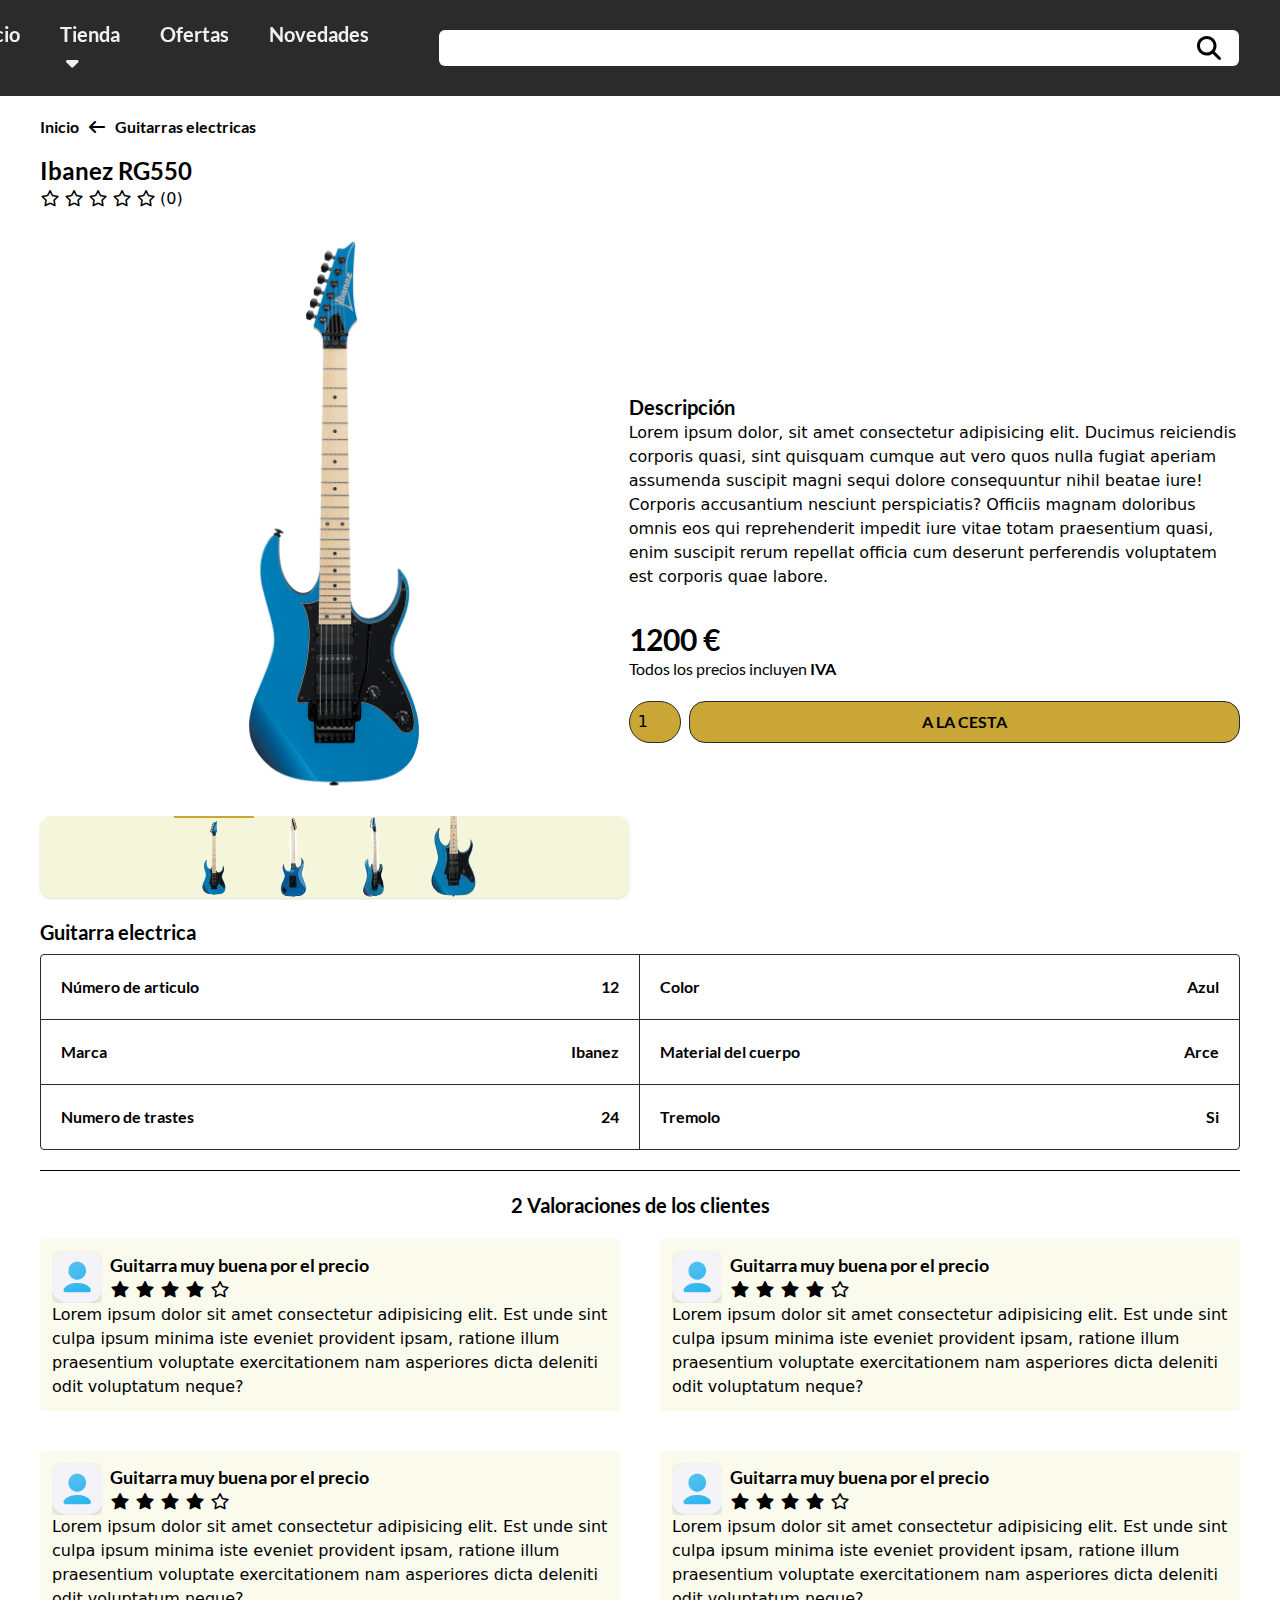
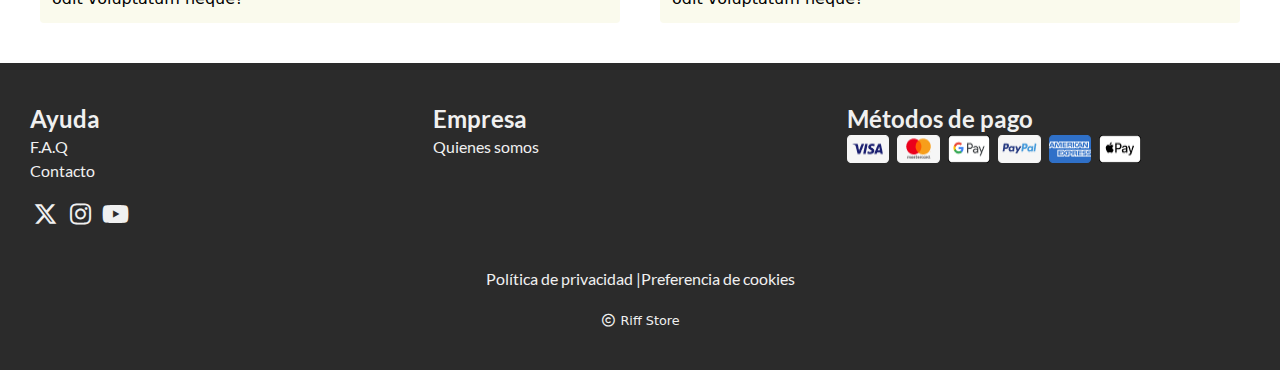
<file: views/product_detail.html>
<!DOCTYPE html>
<html lang="en">
<head>
    <meta charset="UTF-8">
    <meta name="viewport" content="width=device-width, initial-scale=1.0">
    <link rel="shortcut icon" href="../assets/images/brand/favicon.png" type="image/x-icon">
    <link rel="stylesheet" href="../css/style.css">
    <link href="../assets/fontawesome/css/fontawesome.css" rel="stylesheet">
    <link href="../assets/fontawesome/css/all.css" rel="stylesheet">
    <title>Detalle Producto</title>
</head>
<body>              

    <header class="header sm:justify-evenly lg:justify-center lg:gap-[70px]">

        <i class="fa-solid fa-bars fa-2xl icon lg:hidden!"></i>

        <img src="../assets/images/brand/logo_claro.png" alt="logo" class="w-8 cursor-pointer">

        <nav class="nav-mobile
                    lg:bg-transparent lg:static lg:flex lg:flex-row lg:gap-10 lg:p-0 
                    lg:top-auto lg:right-auto lg:h-auto lg:w-auto lg:z-0">

            <div class="flex justify-end">
                <i class="fa-solid fa-x fa-2xl cursor-pointer lg:hidden!"></i>
            </div>

            <a href="" class="link sm:text-5xl lg:text-xl">Inicio</a>

            <p id="dropdown-menu-caret"
               class="text-[2rem] cursor-pointer font-latobold sm:text-5xl lg:text-xl lg:relative">
                Tienda <i class="fa-solid fa-caret-down"></i>
            </p>

            <div id="dropdown-content"
                 class="hidden flex-col gap-2.5 pl-[25px] dropdown-content-desktop">
                <a href="" class="link sm:text-5xl lg:text-xl">Guitarras electricas</a>
                <a href="" class="link sm:text-5xl lg:text-xl">Guitarras acústicas</a>
            </div>

            <a href="" class="link sm:text-5xl lg:text-xl">Ofertas</a>
            <a href="" class="link sm:text-5xl lg:text-xl">Novedades</a>
        </nav>

        <form action="#" class="relative">
            <input type="search" name="search"
                   class="rounded-md h-9 border-0 w-44 bg-white sm:w-80 lg:w-[800px]">
            <i class="fa-solid fa-search fa-xl absolute top-1/2 right-0 transform -translate-x-1/2 -translate-y-1/2"></i>
        </form>

        <i class="fa-solid fa-circle-user fa-2xl icon"></i>
        <i class="fa-solid fa-cart-shopping fa-2xl icon"></i>
    </header>

    <main class="px-5 lg:px-10">
        <!-- BREADCRUMBS -->
        <section class="pt-[115px] pb-4 flex items-center gap-2">
            <a class="font-latobold pb-px" href="../index.html">Inicio</a>
            <i class="fa-solid fa-arrow-left"></i>
            <a class="font-latobold" href="#">Guitarras electricas</a>
        </section>

        <!-- INFO -->
        <h1 class="text-2xl font-latobold">Ibanez RG550</h1>
        <section class="flex items-center pb-2 gap-1">
            <i class="fa-regular fa-star"></i>
            <i class="fa-regular fa-star"></i>
            <i class="fa-regular fa-star"></i>
            <i class="fa-regular fa-star"></i>
            <i class="fa-regular fa-star"></i>
            <div>
                <p class="pb-0.5">(0)</p>
            </div>
        </section>
        <section class="flex flex-col lg:flex-row lg:items-center">
            <!-- IMAGES SECTION -->
            <section class="flex flex-col items-center gap-2 lg:w-900">
                <img id="actual-image" src="../assets/images/products/ibanez_rg550/imagen1.jpg" alt="">

                <div id="all-images" class="flex justify-center bg-secondary rounded-xl shadow flex-wrap w-full">
                    <img class="active-image" src="../assets/images/products/ibanez_rg550/imagen1.png" width="80" height="80" alt="">
                    <img src="../assets/images/products/ibanez_rg550/imagen2.png" width="80" height="80" alt="">
                    <img src="../assets/images/products/ibanez_rg550/imagen3.png" width="80" height="80" alt="">
                    <img src="../assets/images/products/ibanez_rg550/imagen4.png" width="80" height="80" alt="">
                </div>
            </section>

            <!-- PRICE AND DESCRIPTION -->
            <section class="pt-5 lg:flex lg:flex-col-reverse">
                <div class="lg:flex lg:flex-col lg:pt-8">
                    <h1 class="text-3xl font-latobold">1200 €</h1>
                    <p class="font-latoregular">Todos los precios incluyen <span class="font-latobold">IVA</span></p>
                    <div class="flex py-5">
                        <form action="" class="flex gap-2 items-center w-full">
                            <input class="w-13 bg-accent border border-primary p-2 rounded-4xl" type="number" value="1">
                            <button class="bg-accent w-full rounded-2xl py-2 font-latobold border border-primary cursor-pointer" type="submit">A LA CESTA</button>
                        </form>
                    </div>
                </div>
                
                <hr class="lg:hidden">
                <div>
                    <h2 class="pt-5 text-xl font-latobold">Descripción</h2>
                    <p>Lorem ipsum dolor, sit amet consectetur adipisicing elit. Ducimus reiciendis corporis quasi, sint quisquam cumque aut vero quos nulla fugiat aperiam assumenda suscipit magni sequi dolore consequuntur nihil beatae iure!
                    Corporis accusantium nesciunt perspiciatis? Officiis magnam doloribus omnis eos qui reprehenderit impedit iure vitae totam praesentium quasi, enim suscipit rerum repellat officia cum deserunt perferendis voluptatem est corporis quae labore.</p>
                </div>
            </section>
        </section>
        

        <!-- GUITAR DATA -->
        <section class="py-5">
            <h2 class="pb-2 text-xl font-latobold">Guitarra electrica</h2>
            <div class="grid border border-primary font-latobold rounded lg:grid-cols-2">
                <div class="grid-element row-start-1 lg:col-start-1 lg:border-r">
                    <p>Número de articulo</p>
                    <p>12</p>
                </div>
                <div class="grid-element row-start-2 lg:col-start-1 lg:border-r">
                    <p>Marca</p>
                    <p>Ibanez</p>
                </div>
                <div class="grid-element row-start-3 lg:col-start-1 lg:border-b-0 lg:border-r">
                    <p>Numero de trastes</p>
                    <p>24</p>
                </div>
                <div class="grid-element row-start-4 lg:col-start-2 lg:row-start-1">
                    <p>Color</p>
                    <p>Azul</p>
                </div>
                <div class="grid-element row-start-5 lg:col-start-2 lg:row-start-2">
                    <p>Material del cuerpo</p>
                    <p>Arce</p>
                </div>
                <div class="grid-element row-start-6 border-0 lg:col-start-2 lg:row-start-3">
                    <p>Tremolo</p>
                    <p>Si</p>
                </div>
            </div>
        </section>
        <hr>

        <!-- REVIEWS -->
        <section class="flex flex-col pb-10">
            <h2 class="py-5 text-xl font-latobold text-center"><span>2</span> Valoraciones de los clientes</h2>
            <div class="flex flex-col gap-10 lg:grid lg:grid-cols-2">
                <div class="review">
                    <div class="flex gap-2">
                        <img class="object-cover" src="../assets/images/customers/default.png" alt="" width="50" height="50">
                        <div>
                            <h3 class="text-lg font-latobold">Guitarra muy buena por el precio</h3>
                            <div>
                                <i class="fa-solid fa-star"></i>
                                <i class="fa-solid fa-star"></i>
                                <i class="fa-solid fa-star"></i>
                                <i class="fa-solid fa-star"></i>
                                <i class="fa-regular fa-star"></i>
                            </div>
                        </div>
                    </div>
                    <p>Lorem ipsum dolor sit amet consectetur adipisicing elit. Est unde sint culpa ipsum minima iste eveniet provident ipsam, ratione illum praesentium voluptate exercitationem nam asperiores dicta deleniti odit voluptatum neque?</p>
                </div>
                <div class="review">
                    <div class="flex gap-2">
                        <img class="object-cover" src="../assets/images/customers/default.png" alt="" width="50" height="50">
                        <div>
                            <h3 class="text-lg font-latobold">Guitarra muy buena por el precio</h3>
                            <div>
                                <i class="fa-solid fa-star"></i>
                                <i class="fa-solid fa-star"></i>
                                <i class="fa-solid fa-star"></i>
                                <i class="fa-solid fa-star"></i>
                                <i class="fa-regular fa-star"></i>
                            </div>
                        </div>
                    </div>
                    <p>Lorem ipsum dolor sit amet consectetur adipisicing elit. Est unde sint culpa ipsum minima iste eveniet provident ipsam, ratione illum praesentium voluptate exercitationem nam asperiores dicta deleniti odit voluptatum neque?</p>
                </div>
                <div class="review">
                    <div class="flex gap-2">
                        <img class="object-cover" src="../assets/images/customers/default.png" alt="" width="50" height="50">
                        <div>
                            <h3 class="text-lg font-latobold">Guitarra muy buena por el precio</h3>
                            <div>
                                <i class="fa-solid fa-star"></i>
                                <i class="fa-solid fa-star"></i>
                                <i class="fa-solid fa-star"></i>
                                <i class="fa-solid fa-star"></i>
                                <i class="fa-regular fa-star"></i>
                            </div>
                        </div>
                    </div>
                    <p>Lorem ipsum dolor sit amet consectetur adipisicing elit. Est unde sint culpa ipsum minima iste eveniet provident ipsam, ratione illum praesentium voluptate exercitationem nam asperiores dicta deleniti odit voluptatum neque?</p>
                </div>
                <div class="review">
                    <div class="flex gap-2">
                        <img class="object-cover" src="../assets/images/customers/default.png" alt="" width="50" height="50">
                        <div>
                            <h3 class="text-lg font-latobold">Guitarra muy buena por el precio</h3>
                            <div>
                                <i class="fa-solid fa-star"></i>
                                <i class="fa-solid fa-star"></i>
                                <i class="fa-solid fa-star"></i>
                                <i class="fa-solid fa-star"></i>
                                <i class="fa-regular fa-star"></i>
                            </div>
                        </div>
                    </div>
                    <p>Lorem ipsum dolor sit amet consectetur adipisicing elit. Est unde sint culpa ipsum minima iste eveniet provident ipsam, ratione illum praesentium voluptate exercitationem nam asperiores dicta deleniti odit voluptatum neque?</p>
                </div>
            </div> 
        </section>
    </main>

    <footer class="bg-primary flex flex-col 
                   sm:grid sm:grid-cols-3 sm:p-5
                   lg:grid lg:grid-cols-3 lg:px-5 lg:py-10">

        <div class="sm:col-start-1 sm:flex sm:flex-col sm:gap-2.5
                     lg:col-start-1 lg:col-end-2 lg:flex lg:flex-col lg:gap-2.5 lg:pl-2.5">

            <h2 class="titol-footer">Ayuda</h2>

            <hr class="text-text sm:hidden lg:hidden">

            <a href="" class="text-[1rem] pl-5 font-latoregular text-text 
                              sm:pl-0 lg:pl-0">F.A.Q</a>

            <hr class="text-text sm:hidden lg:hidden">

            <a href="" class="text-[1rem] pl-5 font-latoregular text-text 
                              sm:pl-0 lg:pl-0">Contacto</a>
        </div>

        <hr class="text-text sm:hidden lg:hidden">

        <div class="sm:col-start-2 sm:flex sm:flex-col sm:gap-2.5
                     lg:col-start-2 lg:col-end-3 lg:flex lg:flex-col lg:gap-2.5">

            <h2 class="titol-footer">Empresa</h2>

            <hr class="text-text sm:hidden lg:hidden">

            <a href="" class="text-[1rem] pl-5 font-latoregular text-text 
                              sm:pl-0 lg:pl-0">Quienes somos</a>
        </div>

        <hr class="text-text sm:hidden">

        <div class="p-[15px_0_10px_20px] text-text 
                     sm:row-start-2 sm:p-[10px_0_20px_10px]
                     lg:row-start-2 lg:row-end-3 lg:pl-2.5 lg:py-5">

            <i class="fa-brands fa-x-twitter fa-xl"></i>
            <i class="fa-brands fa-instagram fa-xl"></i>
            <i class="fa-brands fa-youtube fa-xl"></i>
        </div>

        <hr class="text-text sm:hidden">

        <div class="mb-2 sm:col-start-3 sm:row-start-1
                     lg:col-start-3 lg:col-end-4">

            <h2 class="titol-footer">Métodos de pago</h2>

            <div class="flex gap-2 h-7 pl-5 sm:p-0 sm:flex-wrap">
                <img src="../assets/images/payment_methods/visa.png">
                <img src="../assets/images/payment_methods/mastercard.png" class="lg:pl-0">
                <img src="../assets/images/payment_methods/google.png">
                <img src="../assets/images/payment_methods/paypal.png">
                <img src="../assets/images/payment_methods/amex.png">
                <img src="../assets/images/payment_methods/apple.png">
            </div>
        </div>

        <hr class="text-text sm:hidden">

        <div class="flex justify-center 
                     sm:col-span-4 sm:py-5
                     lg:row-start-3 lg:row-end-4 lg:col-span-4 lg:py-5">

            <a href="" class="text-[1rem] font-latoregular text-text">Política de privacidad | </a>
            <a href="" class="text-[1rem] font-latoregular text-text">Preferencia de cookies</a>
        </div>

        <hr class="text-text sm:hidden sm:col-span-4 sm:row-start-3 sm:row-end-4 
                   lg:row-start-3 lg:row-end-4 lg:col-span-4">

        <small class="text-center text-text pt-2.5 sm:col-span-4 
                      lg:row-start-4 lg:row-end-5 lg:col-span-4">
            <i class="fa-regular fa-copyright"></i> Riff Store
        </small>
    </footer>

    <script src="../js/common.js"></script>
    <script src="../js/product_detail.js"></script>
</body>
</html>
</file>
<file: css/style.css>
/*! tailwindcss v4.1.14 | MIT License | https://tailwindcss.com */
@layer properties;
@font-face {
  font-family: LatoRegular;
  src: url("../assets/fonts/Lato-Regular.ttf");
}
@font-face {
  font-family: LatoBold;
  src: url("../assets/fonts/Lato-Bold.ttf");
}
@layer theme, base, components, utilities;
@layer theme {
  :root, :host {
    --font-sans: ui-sans-serif, system-ui, sans-serif, "Apple Color Emoji",
      "Segoe UI Emoji", "Segoe UI Symbol", "Noto Color Emoji";
    --font-mono: ui-monospace, SFMono-Regular, Menlo, Monaco, Consolas, "Liberation Mono",
      "Courier New", monospace;
    --color-red-500: oklch(63.7% 0.237 25.331);
    --color-red-600: oklch(57.7% 0.245 27.325);
    --color-green-600: oklch(62.7% 0.194 149.214);
    --color-black: #000;
    --color-white: #fff;
    --spacing: 0.25rem;
    --text-lg: 1.125rem;
    --text-lg--line-height: calc(1.75 / 1.125);
    --text-xl: 1.25rem;
    --text-xl--line-height: calc(1.75 / 1.25);
    --text-2xl: 1.5rem;
    --text-2xl--line-height: calc(2 / 1.5);
    --text-3xl: 1.875rem;
    --text-3xl--line-height: calc(2.25 / 1.875);
    --text-5xl: 3rem;
    --text-5xl--line-height: 1;
    --font-weight-bold: 700;
    --radius-sm: 0.25rem;
    --radius-md: 0.375rem;
    --radius-lg: 0.5rem;
    --radius-xl: 0.75rem;
    --radius-2xl: 1rem;
    --radius-4xl: 2rem;
    --default-transition-duration: 150ms;
    --default-transition-timing-function: cubic-bezier(0.4, 0, 0.2, 1);
    --default-font-family: var(--font-sans);
    --default-mono-font-family: var(--font-mono);
    --font-latoregular: LatoRegular, "sans-serif";
    --font-latobold: LatoBold, "sans-serif";
    --color-primary: #2b2b2b;
    --color-secondary: #F5F5DC;
    --color-text: #f0f0f0;
    --color-accent: #c9a635;
    --color-btn: #8b5e3c;
  }
}
@layer base {
  *, ::after, ::before, ::backdrop, ::file-selector-button {
    box-sizing: border-box;
    margin: 0;
    padding: 0;
    border: 0 solid;
  }
  html, :host {
    line-height: 1.5;
    -webkit-text-size-adjust: 100%;
    tab-size: 4;
    font-family: var(--default-font-family, ui-sans-serif, system-ui, sans-serif, "Apple Color Emoji", "Segoe UI Emoji", "Segoe UI Symbol", "Noto Color Emoji");
    font-feature-settings: var(--default-font-feature-settings, normal);
    font-variation-settings: var(--default-font-variation-settings, normal);
    -webkit-tap-highlight-color: transparent;
  }
  hr {
    height: 0;
    color: inherit;
    border-top-width: 1px;
  }
  abbr:where([title]) {
    -webkit-text-decoration: underline dotted;
    text-decoration: underline dotted;
  }
  h1, h2, h3, h4, h5, h6 {
    font-size: inherit;
    font-weight: inherit;
  }
  a {
    color: inherit;
    -webkit-text-decoration: inherit;
    text-decoration: inherit;
  }
  b, strong {
    font-weight: bolder;
  }
  code, kbd, samp, pre {
    font-family: var(--default-mono-font-family, ui-monospace, SFMono-Regular, Menlo, Monaco, Consolas, "Liberation Mono", "Courier New", monospace);
    font-feature-settings: var(--default-mono-font-feature-settings, normal);
    font-variation-settings: var(--default-mono-font-variation-settings, normal);
    font-size: 1em;
  }
  small {
    font-size: 80%;
  }
  sub, sup {
    font-size: 75%;
    line-height: 0;
    position: relative;
    vertical-align: baseline;
  }
  sub {
    bottom: -0.25em;
  }
  sup {
    top: -0.5em;
  }
  table {
    text-indent: 0;
    border-color: inherit;
    border-collapse: collapse;
  }
  :-moz-focusring {
    outline: auto;
  }
  progress {
    vertical-align: baseline;
  }
  summary {
    display: list-item;
  }
  ol, ul, menu {
    list-style: none;
  }
  img, svg, video, canvas, audio, iframe, embed, object {
    display: block;
    vertical-align: middle;
  }
  img, video {
    max-width: 100%;
    height: auto;
  }
  button, input, select, optgroup, textarea, ::file-selector-button {
    font: inherit;
    font-feature-settings: inherit;
    font-variation-settings: inherit;
    letter-spacing: inherit;
    color: inherit;
    border-radius: 0;
    background-color: transparent;
    opacity: 1;
  }
  :where(select:is([multiple], [size])) optgroup {
    font-weight: bolder;
  }
  :where(select:is([multiple], [size])) optgroup option {
    padding-inline-start: 20px;
  }
  ::file-selector-button {
    margin-inline-end: 4px;
  }
  ::placeholder {
    opacity: 1;
  }
  @supports (not (-webkit-appearance: -apple-pay-button))  or (contain-intrinsic-size: 1px) {
    ::placeholder {
      color: currentcolor;
      @supports (color: color-mix(in lab, red, red)) {
        color: color-mix(in oklab, currentcolor 50%, transparent);
      }
    }
  }
  textarea {
    resize: vertical;
  }
  ::-webkit-search-decoration {
    -webkit-appearance: none;
  }
  ::-webkit-date-and-time-value {
    min-height: 1lh;
    text-align: inherit;
  }
  ::-webkit-datetime-edit {
    display: inline-flex;
  }
  ::-webkit-datetime-edit-fields-wrapper {
    padding: 0;
  }
  ::-webkit-datetime-edit, ::-webkit-datetime-edit-year-field, ::-webkit-datetime-edit-month-field, ::-webkit-datetime-edit-day-field, ::-webkit-datetime-edit-hour-field, ::-webkit-datetime-edit-minute-field, ::-webkit-datetime-edit-second-field, ::-webkit-datetime-edit-millisecond-field, ::-webkit-datetime-edit-meridiem-field {
    padding-block: 0;
  }
  ::-webkit-calendar-picker-indicator {
    line-height: 1;
  }
  :-moz-ui-invalid {
    box-shadow: none;
  }
  button, input:where([type="button"], [type="reset"], [type="submit"]), ::file-selector-button {
    appearance: button;
  }
  ::-webkit-inner-spin-button, ::-webkit-outer-spin-button {
    height: auto;
  }
  [hidden]:where(:not([hidden="until-found"])) {
    display: none !important;
  }
}
@layer utilities {
  .absolute {
    position: absolute;
  }
  .relative {
    position: relative;
  }
  .top-1 {
    top: calc(var(--spacing) * 1);
  }
  .top-1\/2 {
    top: calc(1/2 * 100%);
  }
  .top-4\.5 {
    top: calc(var(--spacing) * 4.5);
  }
  .top-50 {
    top: calc(var(--spacing) * 50);
  }
  .right-0 {
    right: calc(var(--spacing) * 0);
  }
  .right-100 {
    right: calc(var(--spacing) * 100);
  }
  .left-72 {
    left: calc(var(--spacing) * 72);
  }
  .left-\[50\%\] {
    left: 50%;
  }
  .z-30000 {
    z-index: 30000;
  }
  .col-start-2 {
    grid-column-start: 2;
  }
  .col-end-4 {
    grid-column-end: 4;
  }
  .row-start-1 {
    grid-row-start: 1;
  }
  .row-start-2 {
    grid-row-start: 2;
  }
  .row-start-3 {
    grid-row-start: 3;
  }
  .row-start-4 {
    grid-row-start: 4;
  }
  .row-start-5 {
    grid-row-start: 5;
  }
  .row-start-6 {
    grid-row-start: 6;
  }
  .mb-2 {
    margin-bottom: calc(var(--spacing) * 2);
  }
  .flex {
    display: flex;
  }
  .flex\! {
    display: flex !important;
  }
  .grid {
    display: grid;
  }
  .hidden {
    display: none;
  }
  .h-7 {
    height: calc(var(--spacing) * 7);
  }
  .h-9 {
    height: calc(var(--spacing) * 9);
  }
  .h-10 {
    height: calc(var(--spacing) * 10);
  }
  .h-12 {
    height: calc(var(--spacing) * 12);
  }
  .h-20 {
    height: calc(var(--spacing) * 20);
  }
  .h-50 {
    height: calc(var(--spacing) * 50);
  }
  .h-\[60px\] {
    height: 60px;
  }
  .h-\[400px\] {
    height: 400px;
  }
  .h-\[calc\(100vh-100px\)\] {
    height: calc(100vh - 100px);
  }
  .h-full {
    height: 100%;
  }
  .min-h-screen {
    min-height: 100vh;
  }
  .w-8 {
    width: calc(var(--spacing) * 8);
  }
  .w-10 {
    width: calc(var(--spacing) * 10);
  }
  .w-13 {
    width: calc(var(--spacing) * 13);
  }
  .w-15 {
    width: calc(var(--spacing) * 15);
  }
  .w-20 {
    width: calc(var(--spacing) * 20);
  }
  .w-30 {
    width: calc(var(--spacing) * 30);
  }
  .w-44 {
    width: calc(var(--spacing) * 44);
  }
  .w-50 {
    width: calc(var(--spacing) * 50);
  }
  .w-80 {
    width: calc(var(--spacing) * 80);
  }
  .w-100 {
    width: calc(var(--spacing) * 100);
  }
  .w-140 {
    width: calc(var(--spacing) * 140);
  }
  .w-150 {
    width: calc(var(--spacing) * 150);
  }
  .w-200 {
    width: calc(var(--spacing) * 200);
  }
  .w-220 {
    width: calc(var(--spacing) * 220);
  }
  .w-300 {
    width: calc(var(--spacing) * 300);
  }
  .w-\[50\%\] {
    width: 50%;
  }
  .w-\[80px\] {
    width: 80px;
  }
  .w-\[300px\] {
    width: 300px;
  }
  .w-\[400px\] {
    width: 400px;
  }
  .w-\[calc\(100vw-280px\)\] {
    width: calc(100vw - 280px);
  }
  .w-\[calc\(100vw-320px\)\] {
    width: calc(100vw - 320px);
  }
  .w-\[calc\(100vw-360px\)\] {
    width: calc(100vw - 360px);
  }
  .w-full {
    width: 100%;
  }
  .-translate-x-1\/2 {
    --tw-translate-x: calc(calc(1/2 * 100%) * -1);
    translate: var(--tw-translate-x) var(--tw-translate-y);
  }
  .translate-x-\[50\%\] {
    --tw-translate-x: 50%;
    translate: var(--tw-translate-x) var(--tw-translate-y);
  }
  .-translate-y-1\/2 {
    --tw-translate-y: calc(calc(1/2 * 100%) * -1);
    translate: var(--tw-translate-x) var(--tw-translate-y);
  }
  .translate-y-\[20\%\] {
    --tw-translate-y: 20%;
    translate: var(--tw-translate-x) var(--tw-translate-y);
  }
  .transform {
    transform: var(--tw-rotate-x,) var(--tw-rotate-y,) var(--tw-rotate-z,) var(--tw-skew-x,) var(--tw-skew-y,);
  }
  .cursor-pointer {
    cursor: pointer;
  }
  .flex-col {
    flex-direction: column;
  }
  .flex-row {
    flex-direction: row;
  }
  .flex-wrap {
    flex-wrap: wrap;
  }
  .items-center {
    align-items: center;
  }
  .justify-between {
    justify-content: space-between;
  }
  .justify-center {
    justify-content: center;
  }
  .justify-end {
    justify-content: flex-end;
  }
  .gap-1 {
    gap: calc(var(--spacing) * 1);
  }
  .gap-2 {
    gap: calc(var(--spacing) * 2);
  }
  .gap-3 {
    gap: calc(var(--spacing) * 3);
  }
  .gap-4 {
    gap: calc(var(--spacing) * 4);
  }
  .gap-5 {
    gap: calc(var(--spacing) * 5);
  }
  .gap-8 {
    gap: calc(var(--spacing) * 8);
  }
  .gap-10 {
    gap: calc(var(--spacing) * 10);
  }
  .gap-40 {
    gap: calc(var(--spacing) * 40);
  }
  .gap-\[10px\] {
    gap: 10px;
  }
  .rounded {
    border-radius: 0.25rem;
  }
  .rounded-2xl {
    border-radius: var(--radius-2xl);
  }
  .rounded-4xl {
    border-radius: var(--radius-4xl);
  }
  .rounded-full {
    border-radius: calc(infinity * 1px);
  }
  .rounded-md {
    border-radius: var(--radius-md);
  }
  .rounded-sm {
    border-radius: var(--radius-sm);
  }
  .rounded-xl {
    border-radius: var(--radius-xl);
  }
  .border {
    border-style: var(--tw-border-style);
    border-width: 1px;
  }
  .border-0 {
    border-style: var(--tw-border-style);
    border-width: 0px;
  }
  .border-2 {
    border-style: var(--tw-border-style);
    border-width: 2px;
  }
  .border-b-1 {
    border-bottom-style: var(--tw-border-style);
    border-bottom-width: 1px;
  }
  .border-\[\#363636\] {
    border-color: #363636;
  }
  .border-accent {
    border-color: var(--color-accent);
  }
  .border-black {
    border-color: var(--color-black);
  }
  .border-btn {
    border-color: var(--color-btn);
  }
  .border-primary {
    border-color: var(--color-primary);
  }
  .border-text {
    border-color: var(--color-text);
  }
  .border-white {
    border-color: var(--color-white);
  }
  .bg-\[\#5f595957\] {
    background-color: #5f595957;
  }
  .bg-\[\#363636\] {
    background-color: #363636;
  }
  .bg-\[\#f5f5dc\] {
    background-color: #f5f5dc;
  }
  .bg-accent {
    background-color: var(--color-accent);
  }
  .bg-btn {
    background-color: var(--color-btn);
  }
  .bg-primary {
    background-color: var(--color-primary);
  }
  .bg-primary\/90 {
    background-color: color-mix(in srgb, #2b2b2b 90%, transparent);
    @supports (color: color-mix(in lab, red, red)) {
      background-color: color-mix(in oklab, var(--color-primary) 90%, transparent);
    }
  }
  .bg-primary\/99 {
    background-color: color-mix(in srgb, #2b2b2b 99%, transparent);
    @supports (color: color-mix(in lab, red, red)) {
      background-color: color-mix(in oklab, var(--color-primary) 99%, transparent);
    }
  }
  .bg-secondary {
    background-color: var(--color-secondary);
  }
  .bg-text {
    background-color: var(--color-text);
  }
  .bg-white {
    background-color: var(--color-white);
  }
  .object-cover {
    object-fit: cover;
  }
  .p-1 {
    padding: calc(var(--spacing) * 1);
  }
  .p-2 {
    padding: calc(var(--spacing) * 2);
  }
  .p-3 {
    padding: calc(var(--spacing) * 3);
  }
  .p-4 {
    padding: calc(var(--spacing) * 4);
  }
  .p-5 {
    padding: calc(var(--spacing) * 5);
  }
  .p-10 {
    padding: calc(var(--spacing) * 10);
  }
  .p-20 {
    padding: calc(var(--spacing) * 20);
  }
  .p-\[5px_0_5px_10px\] {
    padding: 5px 0 5px 10px;
  }
  .p-\[15px_0_10px_20px\] {
    padding: 15px 0 10px 20px;
  }
  .px-2 {
    padding-inline: calc(var(--spacing) * 2);
  }
  .px-3 {
    padding-inline: calc(var(--spacing) * 3);
  }
  .px-5 {
    padding-inline: calc(var(--spacing) * 5);
  }
  .px-10 {
    padding-inline: calc(var(--spacing) * 10);
  }
  .px-15 {
    padding-inline: calc(var(--spacing) * 15);
  }
  .py-2 {
    padding-block: calc(var(--spacing) * 2);
  }
  .py-3 {
    padding-block: calc(var(--spacing) * 3);
  }
  .py-5 {
    padding-block: calc(var(--spacing) * 5);
  }
  .py-7 {
    padding-block: calc(var(--spacing) * 7);
  }
  .py-9 {
    padding-block: calc(var(--spacing) * 9);
  }
  .py-10 {
    padding-block: calc(var(--spacing) * 10);
  }
  .pt-5 {
    padding-top: calc(var(--spacing) * 5);
  }
  .pt-10 {
    padding-top: calc(var(--spacing) * 10);
  }
  .pt-\[10px\] {
    padding-top: 10px;
  }
  .pt-\[115px\] {
    padding-top: 115px;
  }
  .pb-2 {
    padding-bottom: calc(var(--spacing) * 2);
  }
  .pb-3 {
    padding-bottom: calc(var(--spacing) * 3);
  }
  .pb-4 {
    padding-bottom: calc(var(--spacing) * 4);
  }
  .pb-5 {
    padding-bottom: calc(var(--spacing) * 5);
  }
  .pb-10 {
    padding-bottom: calc(var(--spacing) * 10);
  }
  .pb-\[1px\] {
    padding-bottom: 1px;
  }
  .pb-\[2px\] {
    padding-bottom: 2px;
  }
  .pl-2 {
    padding-left: calc(var(--spacing) * 2);
  }
  .pl-5 {
    padding-left: calc(var(--spacing) * 5);
  }
  .pl-\[20px\] {
    padding-left: 20px;
  }
  .pl-\[25px\] {
    padding-left: 25px;
  }
  .text-center {
    text-align: center;
  }
  .font-latobold {
    font-family: var(--font-latobold);
  }
  .font-latoregular {
    font-family: var(--font-latoregular);
  }
  .text-2xl {
    font-size: var(--text-2xl);
    line-height: var(--tw-leading, var(--text-2xl--line-height));
  }
  .text-3xl {
    font-size: var(--text-3xl);
    line-height: var(--tw-leading, var(--text-3xl--line-height));
  }
  .text-lg {
    font-size: var(--text-lg);
    line-height: var(--tw-leading, var(--text-lg--line-height));
  }
  .text-xl {
    font-size: var(--text-xl);
    line-height: var(--tw-leading, var(--text-xl--line-height));
  }
  .text-\[1\.5rem\] {
    font-size: 1.5rem;
  }
  .text-\[1rem\] {
    font-size: 1rem;
  }
  .text-\[2rem\] {
    font-size: 2rem;
  }
  .font-bold {
    --tw-font-weight: var(--font-weight-bold);
    font-weight: var(--font-weight-bold);
  }
  .text-black {
    color: var(--color-black);
  }
  .text-green-600 {
    color: var(--color-green-600);
  }
  .text-primary {
    color: var(--color-primary);
  }
  .text-red-500 {
    color: var(--color-red-500);
  }
  .text-red-600 {
    color: var(--color-red-600);
  }
  .text-text {
    color: var(--color-text);
  }
  .text-text\! {
    color: var(--color-text) !important;
  }
  .shadow {
    --tw-shadow: 0 1px 3px 0 var(--tw-shadow-color, rgb(0 0 0 / 0.1)), 0 1px 2px -1px var(--tw-shadow-color, rgb(0 0 0 / 0.1));
    box-shadow: var(--tw-inset-shadow), var(--tw-inset-ring-shadow), var(--tw-ring-offset-shadow), var(--tw-ring-shadow), var(--tw-shadow);
  }
  .shadow-2xl {
    --tw-shadow: 0 25px 50px -12px var(--tw-shadow-color, rgb(0 0 0 / 0.25));
    box-shadow: var(--tw-inset-shadow), var(--tw-inset-ring-shadow), var(--tw-ring-offset-shadow), var(--tw-ring-shadow), var(--tw-shadow);
  }
  .transition-all {
    transition-property: all;
    transition-timing-function: var(--tw-ease, var(--default-transition-timing-function));
    transition-duration: var(--tw-duration, var(--default-transition-duration));
  }
  .outline-none {
    --tw-outline-style: none;
    outline-style: none;
  }
  .hover\:scale-101 {
    &:hover {
      @media (hover: hover) {
        --tw-scale-x: 101%;
        --tw-scale-y: 101%;
        --tw-scale-z: 101%;
        scale: var(--tw-scale-x) var(--tw-scale-y);
      }
    }
  }
  .hover\:opacity-40 {
    &:hover {
      @media (hover: hover) {
        opacity: 40%;
      }
    }
  }
  .hover\:opacity-50 {
    &:hover {
      @media (hover: hover) {
        opacity: 50%;
      }
    }
  }
  .hover\:opacity-60 {
    &:hover {
      @media (hover: hover) {
        opacity: 60%;
      }
    }
  }
  .hover\:opacity-90 {
    &:hover {
      @media (hover: hover) {
        opacity: 90%;
      }
    }
  }
  .sm\:col-span-4 {
    @media (width >= 40rem) {
      grid-column: span 4 / span 4;
    }
  }
  .sm\:col-start-1 {
    @media (width >= 40rem) {
      grid-column-start: 1;
    }
  }
  .sm\:col-start-2 {
    @media (width >= 40rem) {
      grid-column-start: 2;
    }
  }
  .sm\:col-start-3 {
    @media (width >= 40rem) {
      grid-column-start: 3;
    }
  }
  .sm\:row-start-1 {
    @media (width >= 40rem) {
      grid-row-start: 1;
    }
  }
  .sm\:row-start-2 {
    @media (width >= 40rem) {
      grid-row-start: 2;
    }
  }
  .sm\:row-start-3 {
    @media (width >= 40rem) {
      grid-row-start: 3;
    }
  }
  .sm\:row-end-4 {
    @media (width >= 40rem) {
      grid-row-end: 4;
    }
  }
  .sm\:flex {
    @media (width >= 40rem) {
      display: flex;
    }
  }
  .sm\:grid {
    @media (width >= 40rem) {
      display: grid;
    }
  }
  .sm\:hidden {
    @media (width >= 40rem) {
      display: none;
    }
  }
  .sm\:w-80 {
    @media (width >= 40rem) {
      width: calc(var(--spacing) * 80);
    }
  }
  .sm\:grid-cols-3 {
    @media (width >= 40rem) {
      grid-template-columns: repeat(3, minmax(0, 1fr));
    }
  }
  .sm\:flex-col {
    @media (width >= 40rem) {
      flex-direction: column;
    }
  }
  .sm\:flex-wrap {
    @media (width >= 40rem) {
      flex-wrap: wrap;
    }
  }
  .sm\:justify-evenly {
    @media (width >= 40rem) {
      justify-content: space-evenly;
    }
  }
  .sm\:gap-\[10px\] {
    @media (width >= 40rem) {
      gap: 10px;
    }
  }
  .sm\:p-0 {
    @media (width >= 40rem) {
      padding: calc(var(--spacing) * 0);
    }
  }
  .sm\:p-5 {
    @media (width >= 40rem) {
      padding: calc(var(--spacing) * 5);
    }
  }
  .sm\:p-\[10px_0_20px_10px\] {
    @media (width >= 40rem) {
      padding: 10px 0 20px 10px;
    }
  }
  .sm\:py-5 {
    @media (width >= 40rem) {
      padding-block: calc(var(--spacing) * 5);
    }
  }
  .sm\:pl-0 {
    @media (width >= 40rem) {
      padding-left: calc(var(--spacing) * 0);
    }
  }
  .sm\:text-5xl {
    @media (width >= 40rem) {
      font-size: var(--text-5xl);
      line-height: var(--tw-leading, var(--text-5xl--line-height));
    }
  }
  .sm\:text-\[1\.4rem\] {
    @media (width >= 40rem) {
      font-size: 1.4rem;
    }
  }
  .lg\:relative {
    @media (width >= 64rem) {
      position: relative;
    }
  }
  .lg\:static {
    @media (width >= 64rem) {
      position: static;
    }
  }
  .lg\:top-auto {
    @media (width >= 64rem) {
      top: auto;
    }
  }
  .lg\:right-auto {
    @media (width >= 64rem) {
      right: auto;
    }
  }
  .lg\:z-0 {
    @media (width >= 64rem) {
      z-index: 0;
    }
  }
  .lg\:col-span-4 {
    @media (width >= 64rem) {
      grid-column: span 4 / span 4;
    }
  }
  .lg\:col-start-1 {
    @media (width >= 64rem) {
      grid-column-start: 1;
    }
  }
  .lg\:col-start-2 {
    @media (width >= 64rem) {
      grid-column-start: 2;
    }
  }
  .lg\:col-start-3 {
    @media (width >= 64rem) {
      grid-column-start: 3;
    }
  }
  .lg\:col-end-2 {
    @media (width >= 64rem) {
      grid-column-end: 2;
    }
  }
  .lg\:col-end-3 {
    @media (width >= 64rem) {
      grid-column-end: 3;
    }
  }
  .lg\:col-end-4 {
    @media (width >= 64rem) {
      grid-column-end: 4;
    }
  }
  .lg\:row-start-1 {
    @media (width >= 64rem) {
      grid-row-start: 1;
    }
  }
  .lg\:row-start-2 {
    @media (width >= 64rem) {
      grid-row-start: 2;
    }
  }
  .lg\:row-start-3 {
    @media (width >= 64rem) {
      grid-row-start: 3;
    }
  }
  .lg\:row-start-4 {
    @media (width >= 64rem) {
      grid-row-start: 4;
    }
  }
  .lg\:row-end-3 {
    @media (width >= 64rem) {
      grid-row-end: 3;
    }
  }
  .lg\:row-end-4 {
    @media (width >= 64rem) {
      grid-row-end: 4;
    }
  }
  .lg\:row-end-5 {
    @media (width >= 64rem) {
      grid-row-end: 5;
    }
  }
  .lg\:flex {
    @media (width >= 64rem) {
      display: flex;
    }
  }
  .lg\:grid {
    @media (width >= 64rem) {
      display: grid;
    }
  }
  .lg\:hidden {
    @media (width >= 64rem) {
      display: none;
    }
  }
  .lg\:hidden\! {
    @media (width >= 64rem) {
      display: none !important;
    }
  }
  .lg\:h-auto {
    @media (width >= 64rem) {
      height: auto;
    }
  }
  .lg\:w-900 {
    @media (width >= 64rem) {
      width: calc(var(--spacing) * 900);
    }
  }
  .lg\:w-\[800px\] {
    @media (width >= 64rem) {
      width: 800px;
    }
  }
  .lg\:w-auto {
    @media (width >= 64rem) {
      width: auto;
    }
  }
  .lg\:grid-cols-2 {
    @media (width >= 64rem) {
      grid-template-columns: repeat(2, minmax(0, 1fr));
    }
  }
  .lg\:grid-cols-3 {
    @media (width >= 64rem) {
      grid-template-columns: repeat(3, minmax(0, 1fr));
    }
  }
  .lg\:flex-col {
    @media (width >= 64rem) {
      flex-direction: column;
    }
  }
  .lg\:flex-col-reverse {
    @media (width >= 64rem) {
      flex-direction: column-reverse;
    }
  }
  .lg\:flex-row {
    @media (width >= 64rem) {
      flex-direction: row;
    }
  }
  .lg\:items-center {
    @media (width >= 64rem) {
      align-items: center;
    }
  }
  .lg\:justify-center {
    @media (width >= 64rem) {
      justify-content: center;
    }
  }
  .lg\:gap-10 {
    @media (width >= 64rem) {
      gap: calc(var(--spacing) * 10);
    }
  }
  .lg\:gap-\[10px\] {
    @media (width >= 64rem) {
      gap: 10px;
    }
  }
  .lg\:gap-\[70px\] {
    @media (width >= 64rem) {
      gap: 70px;
    }
  }
  .lg\:border-r {
    @media (width >= 64rem) {
      border-right-style: var(--tw-border-style);
      border-right-width: 1px;
    }
  }
  .lg\:border-b-0 {
    @media (width >= 64rem) {
      border-bottom-style: var(--tw-border-style);
      border-bottom-width: 0px;
    }
  }
  .lg\:bg-transparent {
    @media (width >= 64rem) {
      background-color: transparent;
    }
  }
  .lg\:p-0 {
    @media (width >= 64rem) {
      padding: calc(var(--spacing) * 0);
    }
  }
  .lg\:px-5 {
    @media (width >= 64rem) {
      padding-inline: calc(var(--spacing) * 5);
    }
  }
  .lg\:px-10 {
    @media (width >= 64rem) {
      padding-inline: calc(var(--spacing) * 10);
    }
  }
  .lg\:py-5 {
    @media (width >= 64rem) {
      padding-block: calc(var(--spacing) * 5);
    }
  }
  .lg\:py-10 {
    @media (width >= 64rem) {
      padding-block: calc(var(--spacing) * 10);
    }
  }
  .lg\:pt-8 {
    @media (width >= 64rem) {
      padding-top: calc(var(--spacing) * 8);
    }
  }
  .lg\:pl-0 {
    @media (width >= 64rem) {
      padding-left: calc(var(--spacing) * 0);
    }
  }
  .lg\:pl-2\.5 {
    @media (width >= 64rem) {
      padding-left: calc(var(--spacing) * 2.5);
    }
  }
  .lg\:text-2xl {
    @media (width >= 64rem) {
      font-size: var(--text-2xl);
      line-height: var(--tw-leading, var(--text-2xl--line-height));
    }
  }
  .lg\:text-xl {
    @media (width >= 64rem) {
      font-size: var(--text-xl);
      line-height: var(--tw-leading, var(--text-xl--line-height));
    }
  }
  .lg\:transition-all {
    @media (width >= 64rem) {
      transition-property: all;
      transition-timing-function: var(--tw-ease, var(--default-transition-timing-function));
      transition-duration: var(--tw-duration, var(--default-transition-duration));
    }
  }
  .lg\:hover\:scale-110 {
    @media (width >= 64rem) {
      &:hover {
        @media (hover: hover) {
          --tw-scale-x: 110%;
          --tw-scale-y: 110%;
          --tw-scale-z: 110%;
          scale: var(--tw-scale-x) var(--tw-scale-y);
        }
      }
    }
  }
}
@layer components {
  .header {
    position: fixed;
    z-index: 1000;
    display: flex;
    width: 100%;
    align-items: center;
    justify-content: space-between;
    background-color: var(--color-primary);
    padding: calc(var(--spacing) * 5);
  }
  .nav-mobile {
    position: fixed;
    top: calc(var(--spacing) * 0);
    right: calc(var(--spacing) * 0);
    z-index: 1000;
    display: none;
    height: 100vh;
    width: 100vw;
    flex-direction: column;
    gap: 10px;
    background-color: var(--color-primary);
    padding-inline: calc(var(--spacing) * 5);
    padding-block: calc(var(--spacing) * 10);
    color: var(--color-text);
  }
  .icon {
    cursor: pointer;
    color: var(--color-text);
  }
  .dropdown-content-desktop {
    @media (width >= 64rem) {
      position: absolute;
    }
    @media (width >= 64rem) {
      bottom: calc(var(--spacing) * 0);
    }
    @media (width >= 64rem) {
      --tw-translate-x: 70%;
      translate: var(--tw-translate-x) var(--tw-translate-y);
    }
    @media (width >= 64rem) {
      --tw-translate-y: 70%;
      translate: var(--tw-translate-x) var(--tw-translate-y);
    }
    @media (width >= 64rem) {
      flex-direction: column;
    }
    @media (width >= 64rem) {
      gap: 10px;
    }
    @media (width >= 64rem) {
      border-radius: var(--radius-lg);
    }
    @media (width >= 64rem) {
      border-style: var(--tw-border-style);
      border-width: 1px;
    }
    @media (width >= 64rem) {
      border-color: var(--color-accent);
    }
    @media (width >= 64rem) {
      background-color: color-mix(in srgb, #2b2b2b 80%, transparent);
      @supports (color: color-mix(in lab, red, red)) {
        background-color: color-mix(in oklab, var(--color-primary) 80%, transparent);
      }
    }
    @media (width >= 64rem) {
      padding-inline: calc(var(--spacing) * 5);
    }
    @media (width >= 64rem) {
      padding-block: calc(var(--spacing) * 2.5);
    }
  }
  .grid-element {
    display: flex;
    justify-content: space-between;
    border-bottom-style: var(--tw-border-style);
    border-bottom-width: 1px;
    border-color: var(--color-primary);
    padding: calc(var(--spacing) * 5);
  }
  .review {
    display: flex;
    flex-direction: column;
    border-radius: 0.25rem;
    background-color: color-mix(in srgb, #F5F5DC 50%, transparent);
    @supports (color: color-mix(in lab, red, red)) {
      background-color: color-mix(in oklab, var(--color-secondary) 50%, transparent);
    }
    padding: calc(var(--spacing) * 3);
  }
  .link {
    cursor: pointer;
    font-family: var(--font-latobold);
    font-size: 2rem;
    color: var(--color-text);
  }
  .active-image {
    border-top-style: var(--tw-border-style);
    border-top-width: 2px;
    border-color: var(--color-accent);
  }
  .titol-footer {
    padding: 5px 0 5px 10px;
    font-family: var(--font-latobold);
    color: var(--color-text);
    @media (width >= 40rem) {
      padding: calc(var(--spacing) * 0);
    }
    @media (width >= 40rem) {
      font-size: 1.4rem;
    }
    @media (width >= 64rem) {
      padding: calc(var(--spacing) * 0);
    }
    @media (width >= 64rem) {
      font-size: var(--text-2xl);
      line-height: var(--tw-leading, var(--text-2xl--line-height));
    }
  }
}
@property --tw-translate-x {
  syntax: "*";
  inherits: false;
  initial-value: 0;
}
@property --tw-translate-y {
  syntax: "*";
  inherits: false;
  initial-value: 0;
}
@property --tw-translate-z {
  syntax: "*";
  inherits: false;
  initial-value: 0;
}
@property --tw-rotate-x {
  syntax: "*";
  inherits: false;
}
@property --tw-rotate-y {
  syntax: "*";
  inherits: false;
}
@property --tw-rotate-z {
  syntax: "*";
  inherits: false;
}
@property --tw-skew-x {
  syntax: "*";
  inherits: false;
}
@property --tw-skew-y {
  syntax: "*";
  inherits: false;
}
@property --tw-border-style {
  syntax: "*";
  inherits: false;
  initial-value: solid;
}
@property --tw-font-weight {
  syntax: "*";
  inherits: false;
}
@property --tw-shadow {
  syntax: "*";
  inherits: false;
  initial-value: 0 0 #0000;
}
@property --tw-shadow-color {
  syntax: "*";
  inherits: false;
}
@property --tw-shadow-alpha {
  syntax: "<percentage>";
  inherits: false;
  initial-value: 100%;
}
@property --tw-inset-shadow {
  syntax: "*";
  inherits: false;
  initial-value: 0 0 #0000;
}
@property --tw-inset-shadow-color {
  syntax: "*";
  inherits: false;
}
@property --tw-inset-shadow-alpha {
  syntax: "<percentage>";
  inherits: false;
  initial-value: 100%;
}
@property --tw-ring-color {
  syntax: "*";
  inherits: false;
}
@property --tw-ring-shadow {
  syntax: "*";
  inherits: false;
  initial-value: 0 0 #0000;
}
@property --tw-inset-ring-color {
  syntax: "*";
  inherits: false;
}
@property --tw-inset-ring-shadow {
  syntax: "*";
  inherits: false;
  initial-value: 0 0 #0000;
}
@property --tw-ring-inset {
  syntax: "*";
  inherits: false;
}
@property --tw-ring-offset-width {
  syntax: "<length>";
  inherits: false;
  initial-value: 0px;
}
@property --tw-ring-offset-color {
  syntax: "*";
  inherits: false;
  initial-value: #fff;
}
@property --tw-ring-offset-shadow {
  syntax: "*";
  inherits: false;
  initial-value: 0 0 #0000;
}
@property --tw-scale-x {
  syntax: "*";
  inherits: false;
  initial-value: 1;
}
@property --tw-scale-y {
  syntax: "*";
  inherits: false;
  initial-value: 1;
}
@property --tw-scale-z {
  syntax: "*";
  inherits: false;
  initial-value: 1;
}
@layer properties {
  @supports ((-webkit-hyphens: none) and (not (margin-trim: inline))) or ((-moz-orient: inline) and (not (color:rgb(from red r g b)))) {
    *, ::before, ::after, ::backdrop {
      --tw-translate-x: 0;
      --tw-translate-y: 0;
      --tw-translate-z: 0;
      --tw-rotate-x: initial;
      --tw-rotate-y: initial;
      --tw-rotate-z: initial;
      --tw-skew-x: initial;
      --tw-skew-y: initial;
      --tw-border-style: solid;
      --tw-font-weight: initial;
      --tw-shadow: 0 0 #0000;
      --tw-shadow-color: initial;
      --tw-shadow-alpha: 100%;
      --tw-inset-shadow: 0 0 #0000;
      --tw-inset-shadow-color: initial;
      --tw-inset-shadow-alpha: 100%;
      --tw-ring-color: initial;
      --tw-ring-shadow: 0 0 #0000;
      --tw-inset-ring-color: initial;
      --tw-inset-ring-shadow: 0 0 #0000;
      --tw-ring-inset: initial;
      --tw-ring-offset-width: 0px;
      --tw-ring-offset-color: #fff;
      --tw-ring-offset-shadow: 0 0 #0000;
      --tw-scale-x: 1;
      --tw-scale-y: 1;
      --tw-scale-z: 1;
    }
  }
}
</file>
